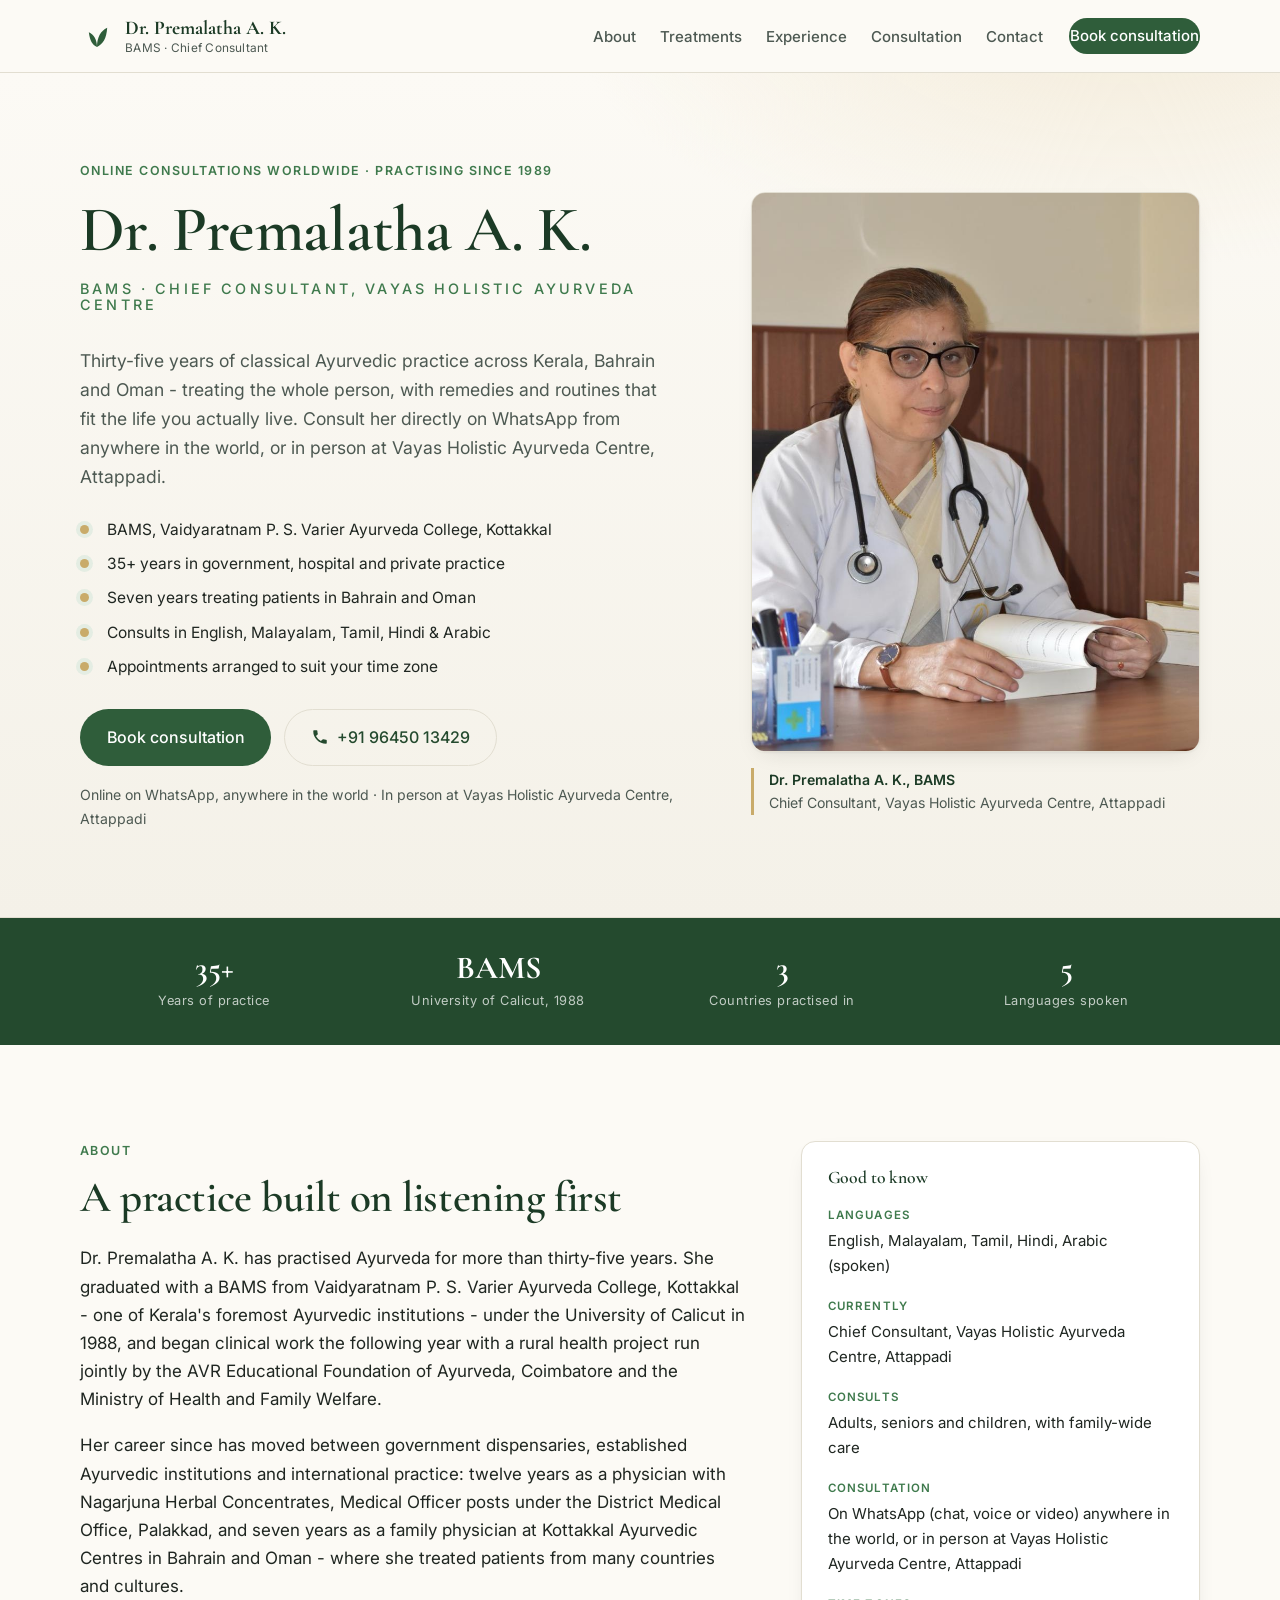
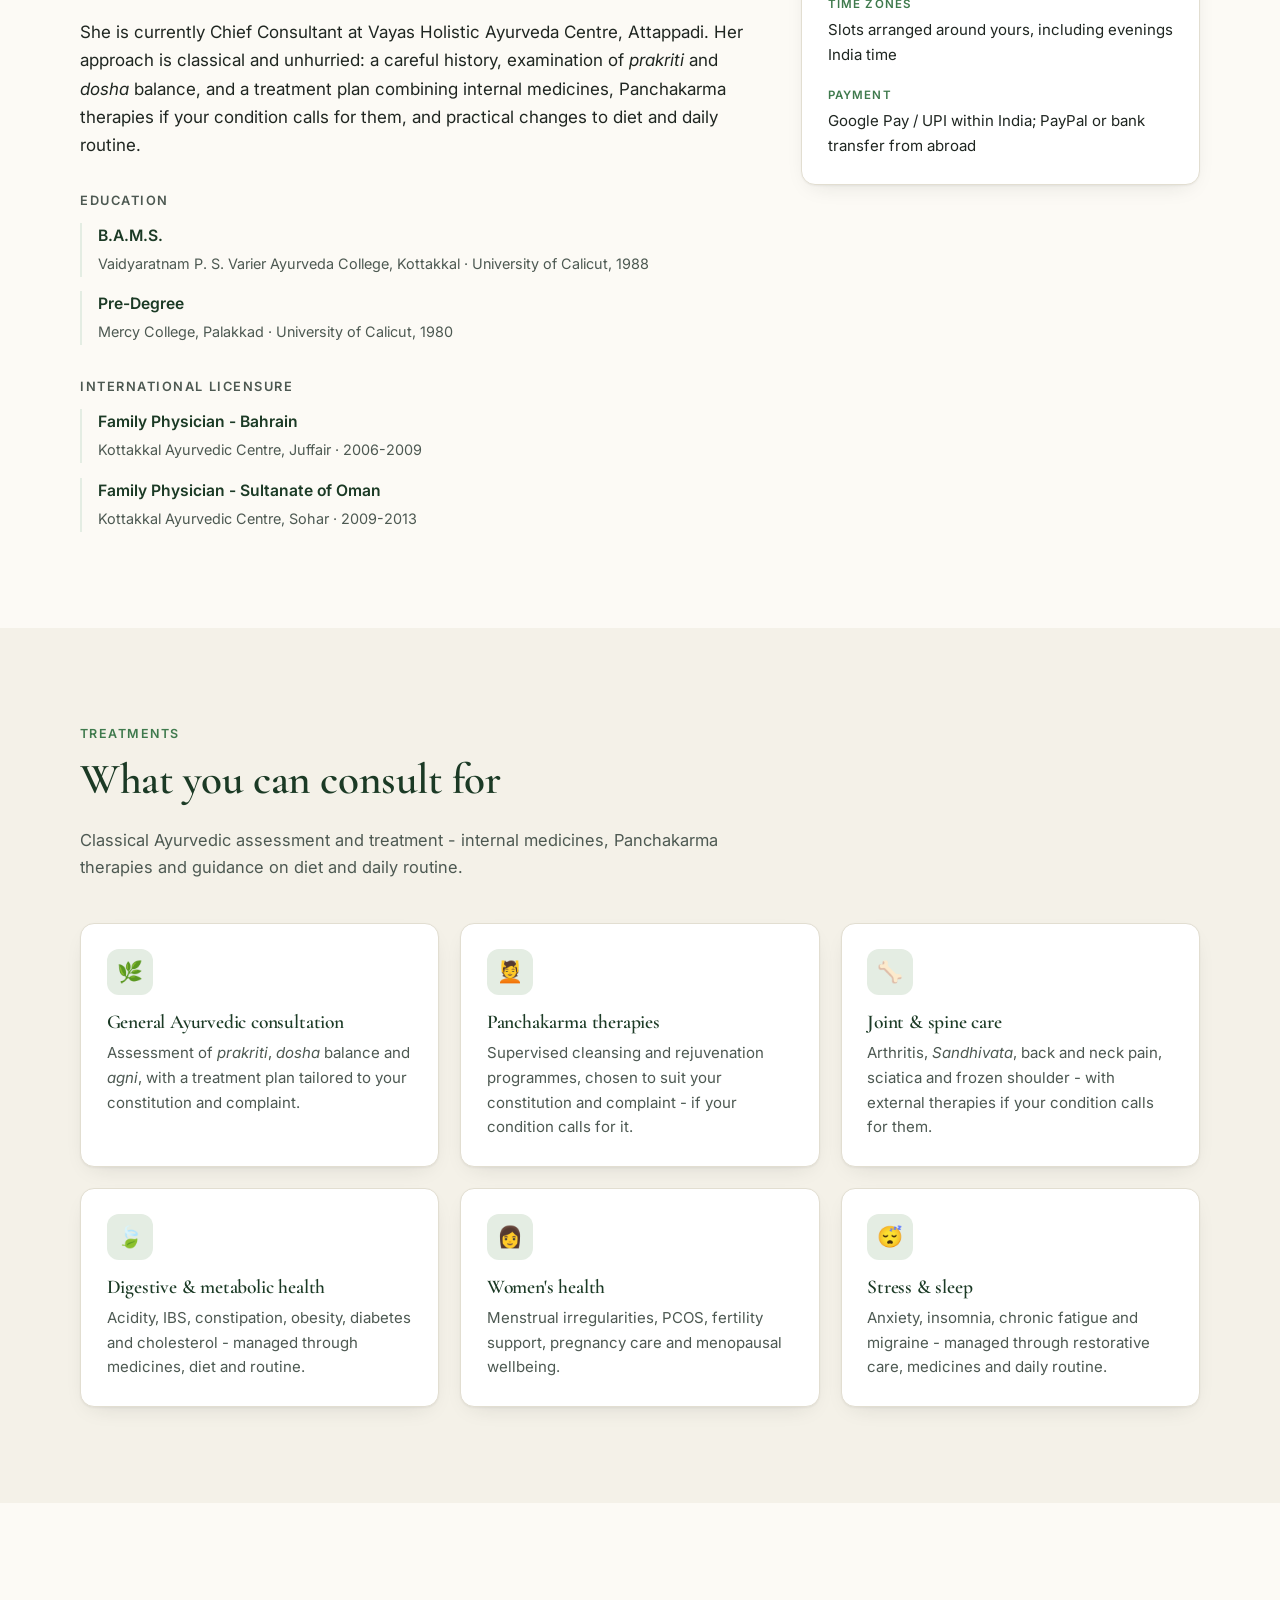
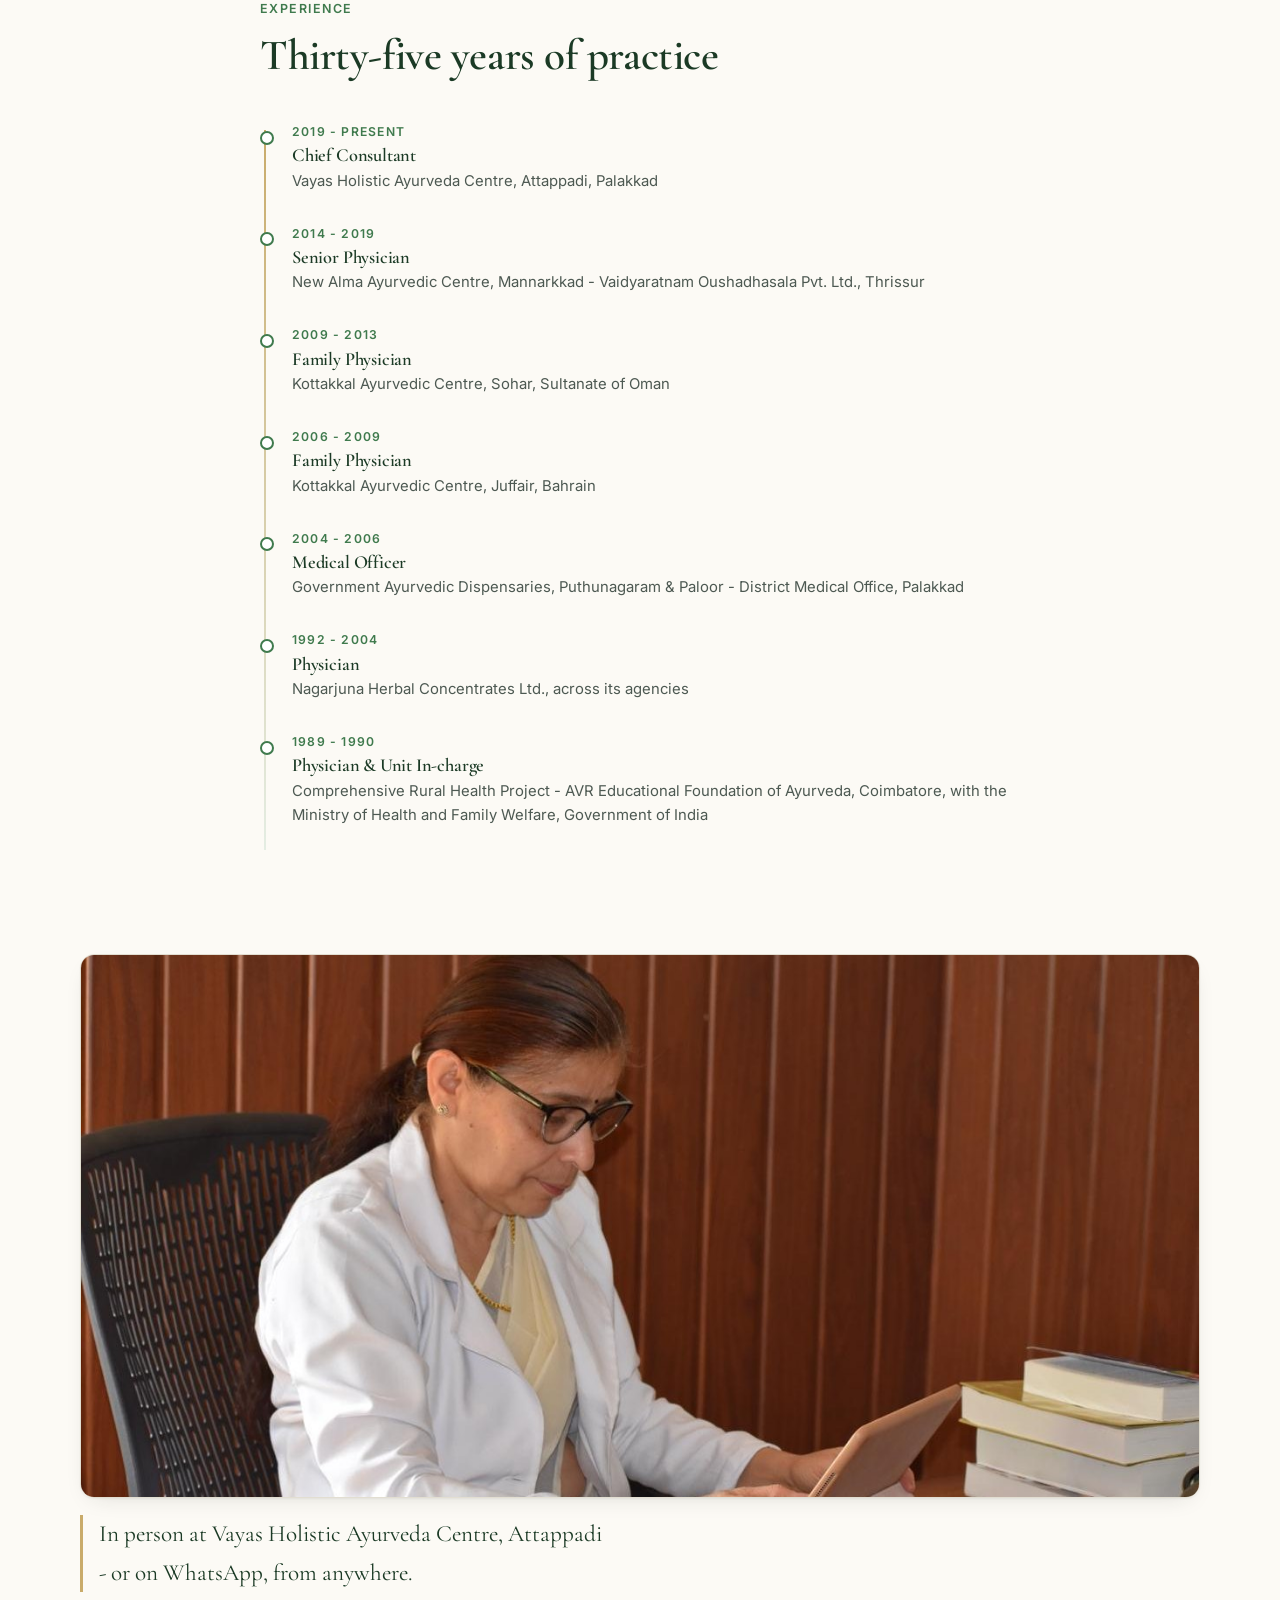
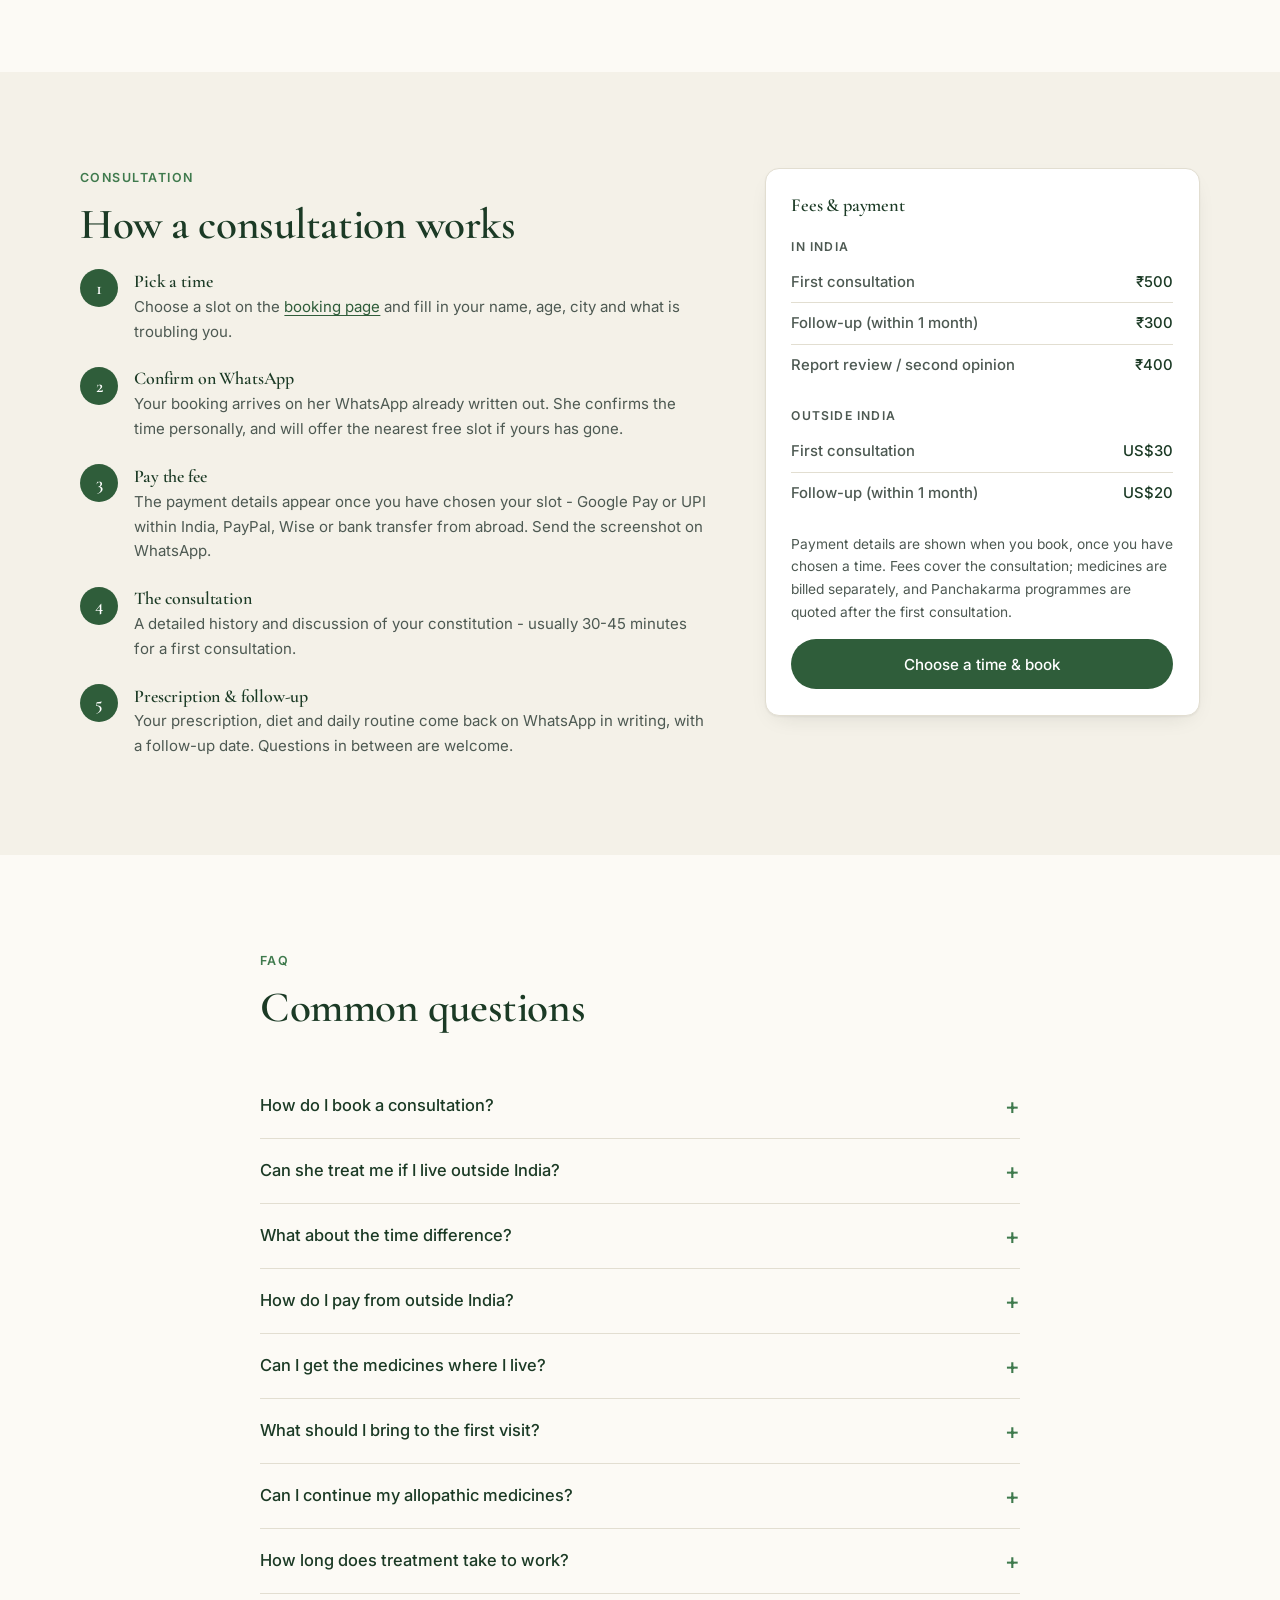
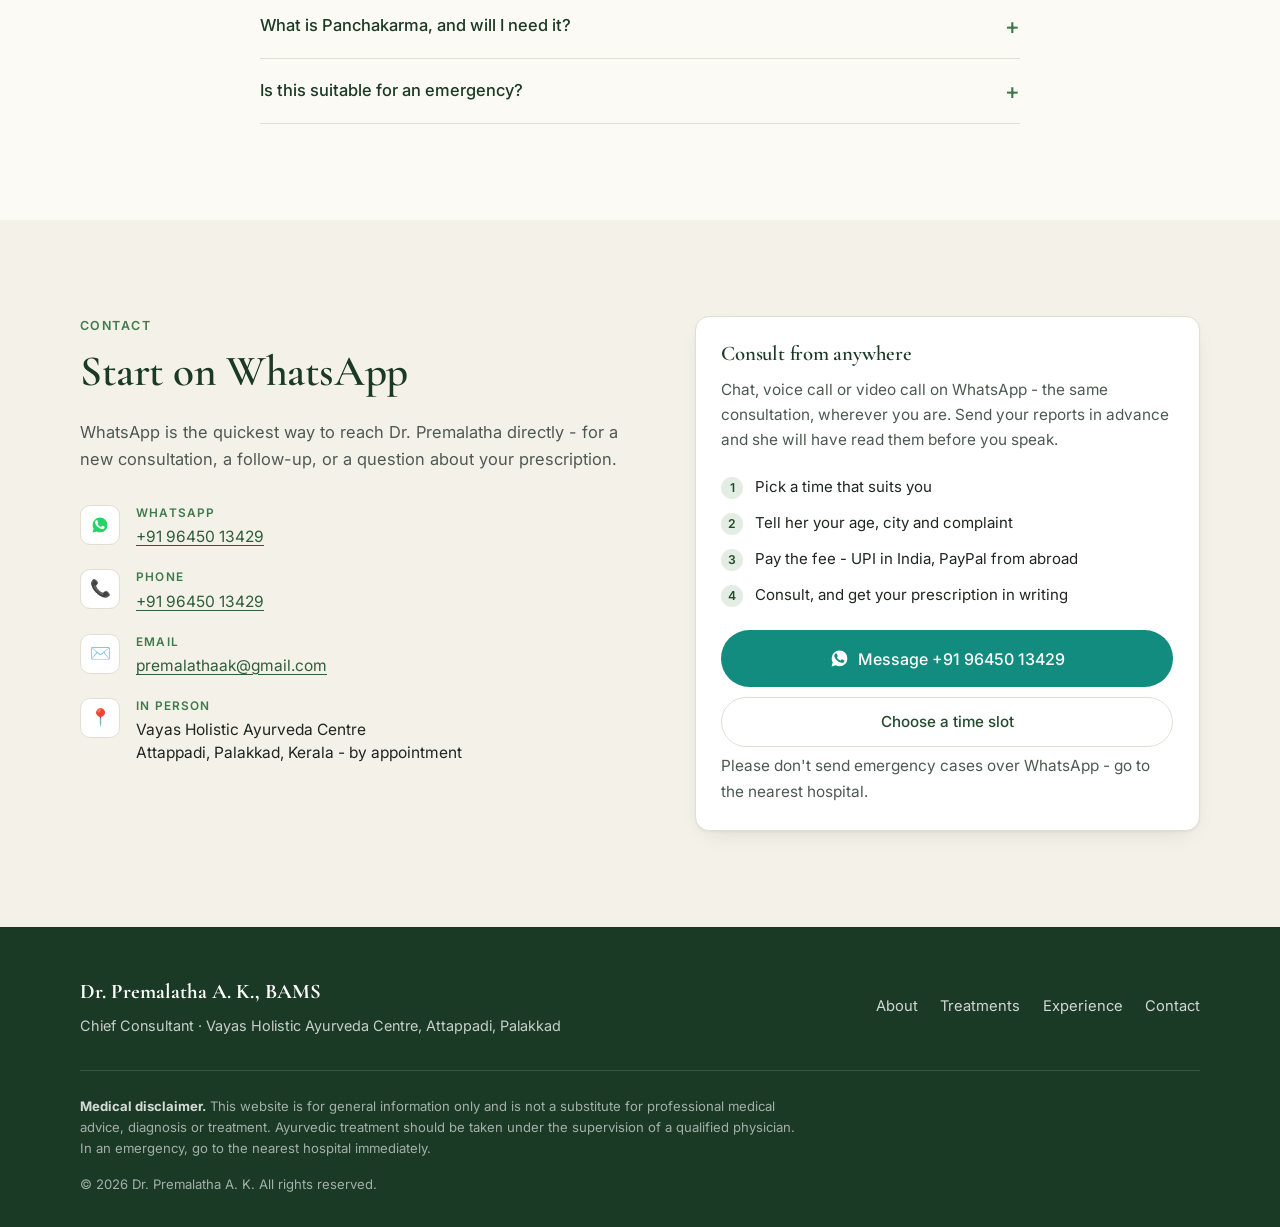
<file: index.html>
<!doctype html>
<html lang="en">
<head>
<meta charset="utf-8">
<meta name="viewport" content="width=device-width, initial-scale=1">
<title>Dr. Premalatha A. K. - Chief Consultant, Vayas Holistic Ayurveda Centre | Online consultations worldwide</title>
<meta name="description" content="Dr. Premalatha A. K., BAMS - Chief Consultant at Vayas Holistic Ayurveda Centre, Attappadi, with 35+ years of practice in Kerala, Bahrain and Oman. Online consultations worldwide on WhatsApp, in English, Malayalam, Tamil, Hindi and Arabic.">
<meta name="theme-color" content="#2f5d3a">
<meta property="og:title" content="Dr. Premalatha A. K. - Chief Consultant, Vayas Holistic Ayurveda Centre">
<meta property="og:description" content="Chief Consultant, Vayas Holistic Ayurveda Centre. 35+ years across India and the Gulf. Online consultations worldwide on WhatsApp.">
<meta property="og:image" content="assets/img/dr-premalatha.jpg">
<meta property="og:type" content="profile">
<link rel="icon" href="data:image/svg+xml,<svg xmlns='http://www.w3.org/2000/svg' viewBox='0 0 100 100'><rect width='100' height='100' rx='24' fill='%232f5d3a'/><path d='M50 78c0-26 10-44 28-52-2 30-12 46-28 52zM50 78c0-20-8-34-22-40 2 23 9 35 22 40z' fill='%23d9c89a'/></svg>">
<link rel="preconnect" href="https://fonts.googleapis.com">
<link rel="preconnect" href="https://fonts.gstatic.com" crossorigin>
<link href="https://fonts.googleapis.com/css2?family=Inter:wght@400;500;600&family=Cormorant+Garamond:wght@500;600;700&display=swap" rel="stylesheet">
<link rel="stylesheet" href="assets/css/style.css">
</head>
<body>

<a class="skip-link" href="#main">Skip to content</a>

<header class="site-header" id="top">
  <div class="wrap header-inner">
    <a class="brand" href="#top">
      <span class="brand-mark" aria-hidden="true">
        <svg viewBox="0 0 100 100" width="34" height="34"><path d="M50 82c0-28 11-47 30-56-2 32-13 49-30 56zM50 82c0-21-9-36-24-43 3 25 10 37 24 43z" fill="currentColor"/></svg>
      </span>
      <span class="brand-text">
        <strong>Dr. Premalatha A. K.</strong>
        <small>BAMS · Chief Consultant</small>
      </span>
    </a>

    <button class="nav-toggle" aria-expanded="false" aria-controls="primary-nav" aria-label="Open menu">
      <span></span><span></span><span></span>
    </button>

    <nav class="primary-nav" id="primary-nav" aria-label="Primary">
      <ul>
        <li><a href="#about">About</a></li>
        <li><a href="#services">Treatments</a></li>
        <li><a href="#experience">Experience</a></li>
        <li><a href="#consultation">Consultation</a></li>
        <li><a href="#contact">Contact</a></li>
      </ul>
      <a class="btn btn-primary nav-cta" href="book.html">Book consultation</a>
    </nav>
  </div>
</header>

<main id="main">

  <!-- ───────────────────────── HERO ───────────────────────── -->
  <section class="hero">
    <div class="wrap hero-grid">
      <div class="hero-copy">
        <p class="eyebrow">Online consultations worldwide · Practising since 1989</p>
        <h1>Dr. Premalatha A. K. <span class="degrees">BAMS · Chief Consultant, Vayas Holistic Ayurveda Centre</span></h1>
        <p class="lede">
          Thirty-five years of classical Ayurvedic practice across Kerala, Bahrain
          and Oman - treating the whole person, with remedies and routines that fit
          the life you actually live. Consult her directly on WhatsApp from
          anywhere in the world, or in person at Vayas Holistic Ayurveda Centre,
          Attappadi.
        </p>

        <ul class="hero-points">
          <li>BAMS, Vaidyaratnam P. S. Varier Ayurveda College, Kottakkal</li>
          <li>35+ years in government, hospital and private practice</li>
          <li>Seven years treating patients in Bahrain and Oman</li>
          <li>Consults in English, Malayalam, Tamil, Hindi &amp; Arabic</li>
          <li>Appointments arranged to suit your time zone</li>
        </ul>

        <div class="hero-actions">
          <a class="btn btn-primary btn-lg" href="book.html">Book consultation</a>
          <a class="btn btn-ghost btn-lg" href="tel:+919645013429">
            <svg viewBox="0 0 24 24" width="18" height="18" aria-hidden="true"><path fill="currentColor" d="M6.6 10.8a15 15 0 0 0 6.6 6.6l2.2-2.2a1 1 0 0 1 1-.25 11.4 11.4 0 0 0 3.6.57 1 1 0 0 1 1 1V20a1 1 0 0 1-1 1A17 17 0 0 1 3 4a1 1 0 0 1 1-1h3.5a1 1 0 0 1 1 1c0 1.25.2 2.46.57 3.6a1 1 0 0 1-.25 1z"/></svg>
            +91 96450 13429
          </a>
        </div>
        <p class="hero-note">Online on WhatsApp, anywhere in the world · In person at Vayas Holistic Ayurveda Centre, Attappadi</p>
      </div>

      <figure class="hero-photo">
        <img src="assets/img/dr-premalatha.jpg"
             alt="Dr. Premalatha A. K. in a white coat with a stethoscope, seated at her consulting desk"
             width="853" height="1066" fetchpriority="high">
        <figcaption>
          <strong>Dr. Premalatha A. K., BAMS</strong>
          Chief Consultant, Vayas Holistic Ayurveda Centre, Attappadi
        </figcaption>
      </figure>
    </div>
  </section>

  <!-- ───────────────────────── TRUST STRIP ───────────────────────── -->
  <section class="stats" aria-label="At a glance">
    <div class="wrap stats-grid">
      <div><strong>35+</strong><span>Years of practice</span></div>
      <div><strong>BAMS</strong><span>University of Calicut, 1988</span></div>
      <div><strong>3</strong><span>Countries practised in</span></div>
      <div><strong>5</strong><span>Languages spoken</span></div>
    </div>
  </section>

  <!-- ───────────────────────── ABOUT ───────────────────────── -->
  <section class="section" id="about">
    <div class="wrap about-grid">
      <div>
        <p class="eyebrow">About</p>
        <h2>A practice built on listening first</h2>
        <p>
          Dr. Premalatha A. K. has practised Ayurveda for more than thirty-five years.
          She graduated with a BAMS from Vaidyaratnam P. S. Varier Ayurveda College,
          Kottakkal - one of Kerala's foremost Ayurvedic institutions - under the
          University of Calicut in 1988, and began clinical work the following year
          with a rural health project run jointly by the AVR Educational Foundation
          of Ayurveda, Coimbatore and the Ministry of Health and Family Welfare.
        </p>
        <p>
          Her career since has moved between government dispensaries, established
          Ayurvedic institutions and international practice: twelve years as a
          physician with Nagarjuna Herbal Concentrates, Medical Officer posts under
          the District Medical Office, Palakkad, and seven years as a family physician
          at Kottakkal Ayurvedic Centres in Bahrain and Oman - where she treated
          patients from many countries and cultures.
        </p>
        <p>
          She is currently Chief Consultant at Vayas Holistic Ayurveda Centre,
          Attappadi. Her approach is classical and unhurried: a careful
          history, examination of <em>prakriti</em> and <em>dosha</em> balance, and a
          treatment plan combining internal medicines, Panchakarma therapies if your
          condition calls for them, and practical changes to diet and daily routine.
        </p>

        <h3 class="sub">Education</h3>
        <ul class="cred-list">
          <li><strong>B.A.M.S.</strong><span>Vaidyaratnam P. S. Varier Ayurveda College, Kottakkal · University of Calicut, 1988</span></li>
          <li><strong>Pre-Degree</strong><span>Mercy College, Palakkad · University of Calicut, 1980</span></li>
        </ul>

        <h3 class="sub">International licensure</h3>
        <ul class="cred-list">
          <li><strong>Family Physician - Bahrain</strong><span>Kottakkal Ayurvedic Centre, Juffair · 2006-2009</span></li>
          <li><strong>Family Physician - Sultanate of Oman</strong><span>Kottakkal Ayurvedic Centre, Sohar · 2009-2013</span></li>
        </ul>
      </div>

      <aside class="card languages-card">
        <h3>Good to know</h3>
        <dl>
          <dt>Languages</dt>
          <dd>English, Malayalam, Tamil, Hindi, Arabic (spoken)</dd>
          <dt>Currently</dt>
          <dd>Chief Consultant, Vayas Holistic Ayurveda Centre, Attappadi</dd>
          <dt>Consults</dt>
          <dd>Adults, seniors and children, with family-wide care</dd>
          <dt>Consultation</dt>
          <dd>On WhatsApp (chat, voice or video) anywhere in the world, or in person at Vayas Holistic Ayurveda Centre, Attappadi</dd>
          <dt>Time zones</dt>
          <dd>Slots arranged around yours, including evenings India time</dd>
          <dt>Payment</dt>
          <dd>Google Pay / UPI within India; PayPal or bank transfer from abroad</dd>
        </dl>
      </aside>
    </div>
  </section>

  <!-- ───────────────────────── SERVICES ───────────────────────── -->
  <section class="section section-alt" id="services">
    <div class="wrap">
      <header class="section-head">
        <p class="eyebrow">Treatments</p>
        <h2>What you can consult for</h2>
        <p class="section-sub">
          <!-- TODO: trim or add to this list so it matches exactly what she treats today -->
          Classical Ayurvedic assessment and treatment - internal medicines,
          Panchakarma therapies and guidance on diet and daily routine.
        </p>
      </header>

      <div class="cards">
        <article class="card service">
          <span class="ico" aria-hidden="true">🌿</span>
          <h3>General Ayurvedic consultation</h3>
          <p>Assessment of <em>prakriti</em>, <em>dosha</em> balance and <em>agni</em>, with a treatment plan tailored to your constitution and complaint.</p>
        </article>
        <article class="card service">
          <span class="ico" aria-hidden="true">💆</span>
          <h3>Panchakarma therapies</h3>
          <p>Supervised cleansing and rejuvenation programmes, chosen to suit your constitution and complaint - if your condition calls for it.</p>
        </article>
        <article class="card service">
          <span class="ico" aria-hidden="true">🦴</span>
          <h3>Joint &amp; spine care</h3>
          <p>Arthritis, <em>Sandhivata</em>, back and neck pain, sciatica and frozen shoulder - with external therapies if your condition calls for them.</p>
        </article>
        <article class="card service">
          <span class="ico" aria-hidden="true">🍃</span>
          <h3>Digestive &amp; metabolic health</h3>
          <p>Acidity, IBS, constipation, obesity, diabetes and cholesterol - managed through medicines, diet and routine.</p>
        </article>
        <article class="card service">
          <span class="ico" aria-hidden="true">👩</span>
          <h3>Women's health</h3>
          <p>Menstrual irregularities, PCOS, fertility support, pregnancy care and menopausal wellbeing.</p>
        </article>
        <article class="card service">
          <span class="ico" aria-hidden="true">😴</span>
          <h3>Stress &amp; sleep</h3>
          <p>Anxiety, insomnia, chronic fatigue and migraine - managed through restorative care, medicines and daily routine.</p>
        </article>
      </div>
    </div>
  </section>

  <!-- ───────────────────────── EXPERIENCE ───────────────────────── -->
  <section class="section" id="experience">
    <div class="wrap narrow">
      <header class="section-head">
        <p class="eyebrow">Experience</p>
        <h2>Thirty-five years of practice</h2>
      </header>

      <ol class="timeline">
        <li>
          <span class="when">2019 - present</span>
          <h3>Chief Consultant</h3>
          <p>Vayas Holistic Ayurveda Centre, Attappadi, Palakkad</p>
        </li>
        <li>
          <span class="when">2014 - 2019</span>
          <h3>Senior Physician</h3>
          <p>New Alma Ayurvedic Centre, Mannarkkad - Vaidyaratnam Oushadhasala Pvt. Ltd., Thrissur</p>
        </li>
        <li>
          <span class="when">2009 - 2013</span>
          <h3>Family Physician</h3>
          <p>Kottakkal Ayurvedic Centre, Sohar, Sultanate of Oman</p>
        </li>
        <li>
          <span class="when">2006 - 2009</span>
          <h3>Family Physician</h3>
          <p>Kottakkal Ayurvedic Centre, Juffair, Bahrain</p>
        </li>
        <li>
          <span class="when">2004 - 2006</span>
          <h3>Medical Officer</h3>
          <p>Government Ayurvedic Dispensaries, Puthunagaram &amp; Paloor - District Medical Office, Palakkad</p>
        </li>
        <li>
          <span class="when">1992 - 2004</span>
          <h3>Physician</h3>
          <p>Nagarjuna Herbal Concentrates Ltd., across its agencies</p>
        </li>
        <li>
          <span class="when">1989 - 1990</span>
          <h3>Physician &amp; Unit In-charge</h3>
          <p>Comprehensive Rural Health Project - AVR Educational Foundation of Ayurveda, Coimbatore, with the Ministry of Health and Family Welfare, Government of India</p>
        </li>
      </ol>
    </div>
  </section>

  <!-- ───────────────────────── PHOTO BAND ───────────────────────── -->
  <section class="band" aria-label="At work">
    <div class="wrap">
      <figure>
        <img src="assets/img/at-work.jpg"
             alt="Dr. Premalatha at her consulting desk, reading a patient's notes"
             width="1280" height="620" loading="lazy">
        <figcaption>In person at Vayas Holistic Ayurveda Centre, Attappadi - or on WhatsApp, from anywhere.</figcaption>
      </figure>
    </div>
  </section>

  <!-- ───────────────────────── CONSULTATION ───────────────────────── -->
  <section class="section section-alt" id="consultation">
    <div class="wrap consult-grid">
      <div>
        <p class="eyebrow">Consultation</p>
        <h2>How a consultation works</h2>
        <ol class="steps">
          <li>
            <h3>Pick a time</h3>
            <p>Choose a slot on the <a href="book.html">booking page</a> and fill in your name, age, city and what is troubling you.</p>
          </li>
          <li>
            <h3>Confirm on WhatsApp</h3>
            <p>Your booking arrives on her WhatsApp already written out. She confirms the time personally, and will offer the nearest free slot if yours has gone.</p>
          </li>
          <li>
            <h3>Pay the fee</h3>
            <p>The payment details appear once you have chosen your slot - Google&nbsp;Pay or UPI within India, PayPal, Wise or bank transfer from abroad. Send the screenshot on WhatsApp.</p>
          </li>
          <li>
            <h3>The consultation</h3>
            <p>A detailed history and discussion of your constitution - usually 30-45 minutes for a first consultation.</p>
          </li>
          <li>
            <h3>Prescription &amp; follow-up</h3>
            <p>Your prescription, diet and daily routine come back on WhatsApp in writing, with a follow-up date. Questions in between are welcome.</p>
          </li>
        </ol>
      </div>

      <aside class="card fees-card" id="pay">
        <h3>Fees &amp; payment</h3>
        <!-- TODO: CONFIRM EVERY AMOUNT BELOW WITH HER. They are placeholders
             pitched at the going rate.
             India: directory listings run Rs 100-300 for a routine online consult
             with a BAMS practitioner and Rs 750-2,000 at established clinics for a
             long in-person session; 35+ years sits in the upper-middle.
             Overseas: individual Indian physicians consulting internationally run
             about US$20-55 (clinic brands charge far more); US$30 reflects her
             seniority without the overhead of a clinic name. -->
        <h4>In India</h4>
        <table class="fees">
          <tbody>
            <tr><th scope="row">First consultation</th><td>₹500</td></tr>
            <tr><th scope="row">Follow-up (within 1 month)</th><td>₹300</td></tr>
            <tr><th scope="row">Report review / second opinion</th><td>₹400</td></tr>
          </tbody>
        </table>

        <h4>Outside India</h4>
        <table class="fees">
          <tbody>
            <tr><th scope="row">First consultation</th><td>US$30</td></tr>
            <tr><th scope="row">Follow-up (within 1 month)</th><td>US$20</td></tr>
          </tbody>
        </table>

        <p class="small">
          Payment details are shown when you book, once you have chosen a time.
          Fees cover the consultation; medicines are billed separately, and
          Panchakarma programmes are quoted after the first consultation.
        </p>

        <a class="btn btn-primary btn-block" href="book.html">Choose a time &amp; book</a>
      </aside>
    </div>
  </section>

  <!-- ───────────────────────── FAQ ───────────────────────── -->
  <section class="section" id="faq">
    <div class="wrap narrow">
      <header class="section-head">
        <p class="eyebrow">FAQ</p>
        <h2>Common questions</h2>
      </header>

      <!-- TODO: review every answer with Dr. Premalatha before publishing -->
      <details>
        <summary>How do I book a consultation?</summary>
        <p>Use the <a href="book.html">booking page</a>: choose a time that suits you, fill in a few details, and your booking goes straight to her WhatsApp for confirmation. If you would rather just talk first, message +91 96450 13429.</p>
      </details>
      <details>
        <summary>Can she treat me if I live outside India?</summary>
        <p>Yes - she treated patients in Bahrain and Oman for seven years and consults regularly for people abroad. Consultations happen over WhatsApp voice or video and prescriptions come back in writing, in English, Malayalam, Tamil, Hindi or Arabic.</p>
      </details>
      <details>
        <summary>What about the time difference?</summary>
        <p>Tell her your city when you message and the appointment will be set at a reasonable hour for you. Evening slots India time suit Europe and the Gulf; early mornings India time suit the Americas.</p>
      </details>
      <details>
        <summary>How do I pay from outside India?</summary>
        <p>By PayPal, Wise or international bank transfer - the details are sent on WhatsApp once your slot is confirmed. Google Pay and UPI only work for patients paying from within India.</p>
      </details>
      <details>
        <summary>Can I get the medicines where I live?</summary>
        <p>Your prescription names the classical formulations, which most Ayurvedic pharmacies abroad stock or can order. Where something is hard to find, she will suggest an equivalent that is available to you.</p>
      </details>
      <details>
        <summary>What should I bring to the first visit?</summary>
        <p>Any lab reports, scans or discharge summaries from the last two years, and all medicines you currently take, including Ayurvedic preparations and supplements.</p>
      </details>
      <details>
        <summary>Can I continue my allopathic medicines?</summary>
        <p>In most cases yes. Bring the full list and it will be discussed at your consultation. Never stop a prescribed medicine without talking to the doctor who prescribed it.</p>
      </details>
      <details>
        <summary>How long does treatment take to work?</summary>
        <p>It depends on the condition. Acute complaints often settle within days; chronic conditions are usually reviewed over weeks to months, with follow-ups along the way.</p>
      </details>
      <details>
        <summary>What is Panchakarma, and will I need it?</summary>
        <p>Panchakarma is a supervised programme of cleansing and rejuvenation therapies. She recommends it only if your condition calls for it, and it usually runs over several consecutive days with preparation beforehand.</p>
      </details>
      <details>
        <summary>Is this suitable for an emergency?</summary>
        <p>No. For chest pain, breathlessness, stroke symptoms, severe bleeding, serious injury or loss of consciousness, go to the nearest emergency department immediately.</p>
      </details>
    </div>
  </section>

  <!-- ───────────────────────── CONTACT ───────────────────────── -->
  <section class="section section-alt" id="contact">
    <div class="wrap contact-grid">
      <div>
        <p class="eyebrow">Contact</p>
        <h2>Start on WhatsApp</h2>
        <p class="section-sub">WhatsApp is the quickest way to reach Dr. Premalatha directly - for a new consultation, a follow-up, or a question about your prescription.</p>

        <ul class="contact-list">
          <li>
            <span class="ico" aria-hidden="true">
              <svg viewBox="0 0 24 24" width="18" height="18"><path fill="#25d366" d="M12.04 2A9.9 9.9 0 0 0 2.1 11.9a9.8 9.8 0 0 0 1.35 4.95L2 22l5.3-1.38a9.9 9.9 0 0 0 4.74 1.2h.01a9.9 9.9 0 0 0 9.93-9.9A9.9 9.9 0 0 0 12.04 2m5.8 14.06c-.25.69-1.44 1.32-2 1.36-.51.04-1.16.21-3.76-.8-3.16-1.25-5.17-4.5-5.33-4.71-.16-.21-1.28-1.7-1.28-3.25s.81-2.3 1.1-2.62c.29-.31.63-.39.84-.39l.6.01c.2.01.46-.07.72.55.25.62.86 2.16.94 2.32.08.16.13.34.02.55-.1.21-.16.34-.31.52l-.47.55c-.16.16-.32.33-.14.65.18.31.8 1.32 1.72 2.14 1.18 1.05 2.18 1.38 2.49 1.54.31.16.5.13.68-.08s.78-.91 1-1.22c.2-.31.42-.26.7-.16.29.1 1.82.86 2.13 1.02.31.16.52.23.6.36.07.13.07.75-.18 1.44"/></svg>
            </span>
            <div>
              <strong>WhatsApp</strong>
              <a href="https://wa.me/919645013429?text=Namaste%20Doctor%2C%20I%20would%20like%20to%20book%20an%20Ayurveda%20consultation." target="_blank" rel="noopener">+91 96450 13429</a>
            </div>
          </li>
          <li>
            <span class="ico" aria-hidden="true">📞</span>
            <div>
              <strong>Phone</strong>
              <a href="tel:+919645013429">+91 96450 13429</a>
            </div>
          </li>
          <li>
            <span class="ico" aria-hidden="true">✉️</span>
            <div>
              <strong>Email</strong>
              <a href="mailto:premalathaak@gmail.com">premalathaak@gmail.com</a>
            </div>
          </li>
          <li>
            <span class="ico" aria-hidden="true">📍</span>
            <div>
              <strong>In person</strong>
              Vayas Holistic Ayurveda Centre<br>
              Attappadi, Palakkad, Kerala - by appointment
              <!-- TODO: add the street address if she wants in-person patients to find it -->
            </div>
          </li>
        </ul>
      </div>

      <div class="card whatsapp-card">
        <h3>Consult from anywhere</h3>
        <p>Chat, voice call or video call on WhatsApp - the same consultation, wherever you are. Send your reports in advance and she will have read them before you speak.</p>

        <ol class="mini-steps">
          <li>Pick a time that suits you</li>
          <li>Tell her your age, city and complaint</li>
          <li>Pay the fee - UPI in India, PayPal from abroad</li>
          <li>Consult, and get your prescription in writing</li>
        </ol>

        <a class="btn btn-whatsapp btn-block btn-lg" href="https://wa.me/919645013429?text=Namaste%20Doctor%2C%20I%20would%20like%20to%20book%20an%20Ayurveda%20consultation." target="_blank" rel="noopener">
          <svg viewBox="0 0 24 24" width="19" height="19" aria-hidden="true"><path fill="currentColor" d="M12.04 2A9.9 9.9 0 0 0 2.1 11.9a9.8 9.8 0 0 0 1.35 4.95L2 22l5.3-1.38a9.9 9.9 0 0 0 4.74 1.2h.01a9.9 9.9 0 0 0 9.93-9.9A9.9 9.9 0 0 0 12.04 2m5.8 14.06c-.25.69-1.44 1.32-2 1.36-.51.04-1.16.21-3.76-.8-3.16-1.25-5.17-4.5-5.33-4.71-.16-.21-1.28-1.7-1.28-3.25s.81-2.3 1.1-2.62c.29-.31.63-.39.84-.39l.6.01c.2.01.46-.07.72.55.25.62.86 2.16.94 2.32.08.16.13.34.02.55-.1.21-.16.34-.31.52l-.47.55c-.16.16-.32.33-.14.65.18.31.8 1.32 1.72 2.14 1.18 1.05 2.18 1.38 2.49 1.54.31.16.5.13.68-.08s.78-.91 1-1.22c.2-.31.42-.26.7-.16.29.1 1.82.86 2.13 1.02.31.16.52.23.6.36.07.13.07.75-.18 1.44"/></svg>
          Message +91 96450 13429
        </a>
        <a class="btn btn-ghost btn-block" href="book.html">Choose a time slot</a>
        <p class="form-note">Please don't send emergency cases over WhatsApp - go to the nearest hospital.</p>
      </div>
    </div>
  </section>

</main>

<footer class="site-footer">
  <div class="wrap footer-inner">
    <div>
      <strong>Dr. Premalatha A. K., BAMS</strong>
      <p>Chief Consultant · Vayas Holistic Ayurveda Centre, Attappadi, Palakkad</p>
    </div>
    <nav aria-label="Footer">
      <a href="#about">About</a>
      <a href="#services">Treatments</a>
      <a href="#experience">Experience</a>
      <a href="#contact">Contact</a>
    </nav>
  </div>
  <div class="wrap disclaimer">
    <p>
      <strong>Medical disclaimer.</strong> This website is for general information
      only and is not a substitute for professional medical advice, diagnosis or
      treatment. Ayurvedic treatment should be taken under the supervision of a
      qualified physician. In an emergency, go to the nearest hospital immediately.
    </p>
    <p class="copy">© <span id="year">2026</span> Dr. Premalatha A. K. All rights reserved.</p>
  </div>
</footer>

<script src="assets/js/main.js"></script>
</body>
</html>
</file>
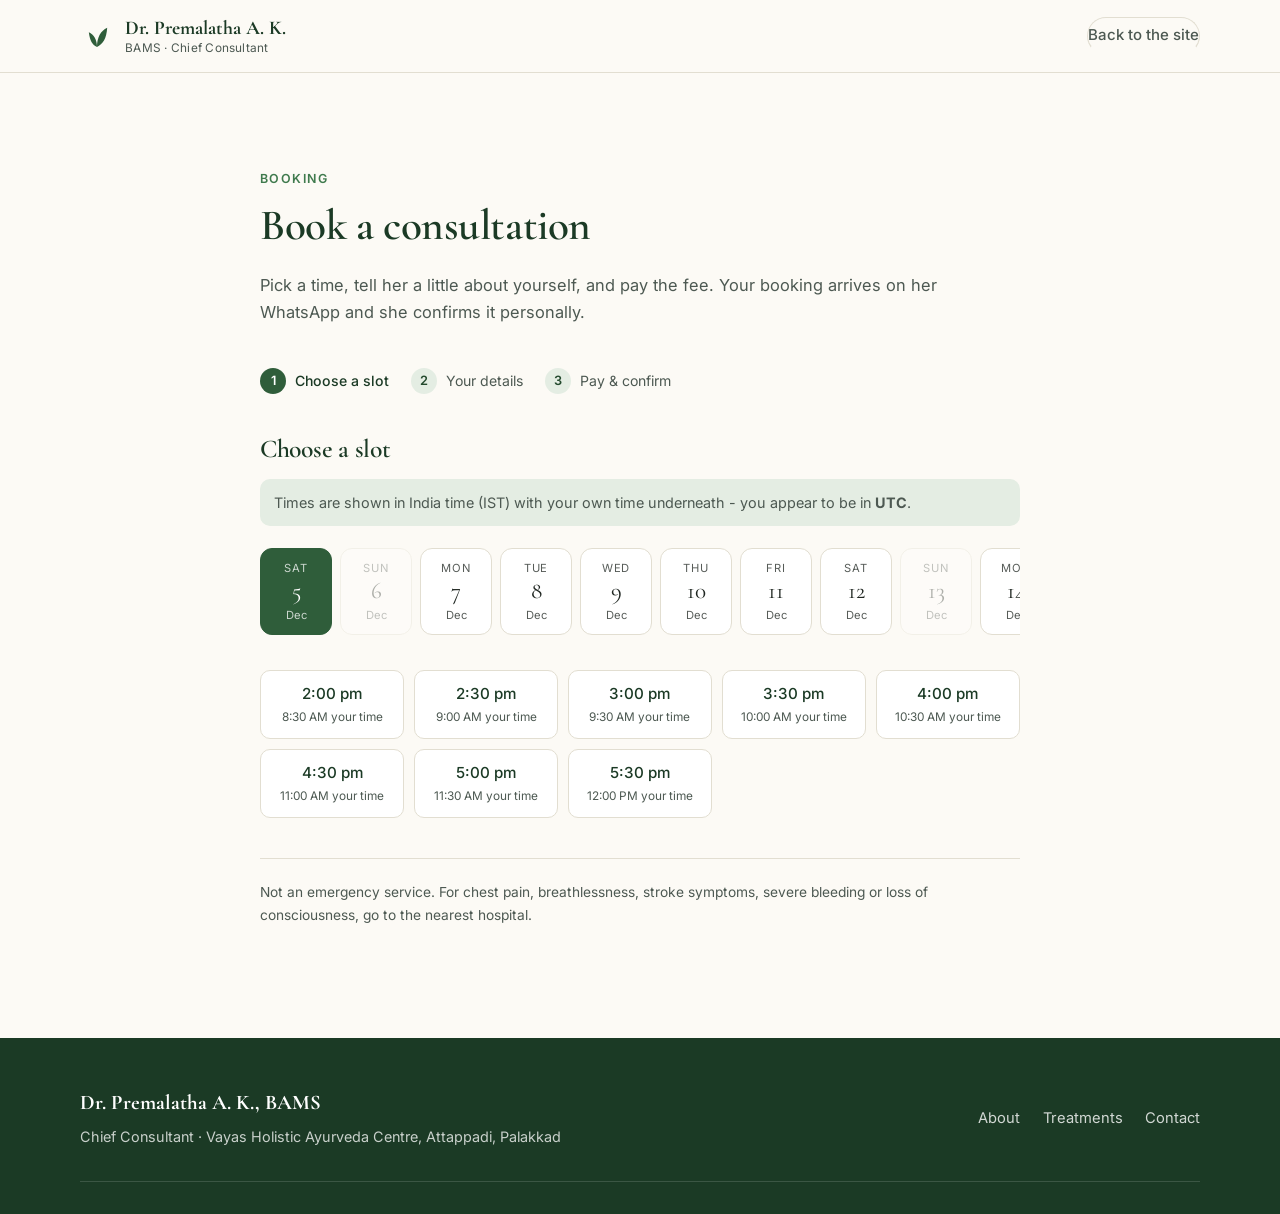
<file: book.html>
<!doctype html>
<html lang="en">
<head>
<meta charset="utf-8">
<meta name="viewport" content="width=device-width, initial-scale=1">
<title>Book a consultation - Dr. Premalatha A. K.</title>
<meta name="description" content="Choose a time slot and book a consultation with Dr. Premalatha A. K., BAMS - online worldwide on WhatsApp, or in person at Vayas Holistic Ayurveda Centre, Attappadi.">
<meta name="theme-color" content="#2f5d3a">
<meta name="robots" content="noindex">
<link rel="icon" href="data:image/svg+xml,<svg xmlns='http://www.w3.org/2000/svg' viewBox='0 0 100 100'><rect width='100' height='100' rx='24' fill='%232f5d3a'/><path d='M50 78c0-26 10-44 28-52-2 30-12 46-28 52zM50 78c0-20-8-34-22-40 2 23 9 35 22 40z' fill='%23d9c89a'/></svg>">
<link rel="preconnect" href="https://fonts.googleapis.com">
<link rel="preconnect" href="https://fonts.gstatic.com" crossorigin>
<link href="https://fonts.googleapis.com/css2?family=Inter:wght@400;500;600&family=Cormorant+Garamond:wght@500;600;700&display=swap" rel="stylesheet">
<link rel="stylesheet" href="assets/css/style.css">
</head>
<body class="booking-page">

<a class="skip-link" href="#main">Skip to content</a>

<header class="site-header">
  <div class="wrap header-inner">
    <a class="brand" href="index.html">
      <span class="brand-mark" aria-hidden="true">
        <svg viewBox="0 0 100 100" width="34" height="34"><path d="M50 82c0-28 11-47 30-56-2 32-13 49-30 56zM50 82c0-21-9-36-24-43 3 25 10 37 24 43z" fill="currentColor"/></svg>
      </span>
      <span class="brand-text">
        <strong>Dr. Premalatha A. K.</strong>
        <small>BAMS · Chief Consultant</small>
      </span>
    </a>
    <nav class="primary-nav" aria-label="Primary">
      <a class="btn btn-ghost" href="index.html">Back to the site</a>
    </nav>
  </div>
</header>

<main id="main" class="section">
  <div class="wrap narrow">

    <header class="section-head">
      <p class="eyebrow">Booking</p>
      <h2>Book a consultation</h2>
      <p class="section-sub">
        Pick a time, tell her a little about yourself, and pay the fee. Your
        booking arrives on her WhatsApp and she confirms it personally.
      </p>
    </header>

    <!-- stepper -->
    <ol class="stepper" id="stepper">
      <li class="is-current"><span>1</span> Choose a slot</li>
      <li><span>2</span> Your details</li>
      <li><span>3</span> Pay &amp; confirm</li>
    </ol>

    <!-- ── STEP 1 ───────────────────────────────────────────────── -->
    <section class="step" id="step1" aria-labelledby="step1-h">
      <h3 id="step1-h" class="step-h">Choose a slot</h3>

      <p class="tz-note" id="tz-note">
        Times are shown in India time (IST).
      </p>

      <div class="day-strip" id="day-strip" role="group" aria-label="Choose a day"></div>

      <div class="slot-grid" id="slot-grid" role="group" aria-label="Choose a time"></div>

      <p class="small" id="no-slots" hidden>
        No slots left on this day. Try another, or message her on WhatsApp and
        she will find a time.
      </p>
    </section>

    <!-- ── STEP 2 ───────────────────────────────────────────────── -->
    <section class="step" id="step2" hidden aria-labelledby="step2-h">
      <h3 id="step2-h" class="step-h">Your details</h3>

      <p class="chosen" id="chosen-1"></p>

      <div class="booking-form">
        <label>
          Full name <span class="req">*</span>
          <input type="text" id="f-name" autocomplete="name" required>
        </label>
        <div class="two-up">
          <label>
            Age <span class="req">*</span>
            <input type="number" id="f-age" min="0" max="120" inputmode="numeric" required>
          </label>
          <label>
            City &amp; country <span class="req">*</span>
            <input type="text" id="f-city" autocomplete="address-level2" required>
          </label>
        </div>
        <div class="two-up">
          <label>
            Consultation
            <select id="f-type">
              <option value="first">First consultation</option>
              <option value="follow">Follow-up (within 1 month)</option>
              <option value="report">Report review / second opinion</option>
            </select>
          </label>
          <label>
            How would you like to consult?
            <select id="f-mode">
              <option>WhatsApp video call</option>
              <option>WhatsApp voice call</option>
              <option>In person at Vayas Holistic Ayurveda Centre, Attappadi</option>
            </select>
          </label>
        </div>
        <label>
          What is troubling you? <span class="req">*</span>
          <textarea id="f-reason" rows="4" required placeholder="A few lines are enough. You can send reports and photos on WhatsApp afterwards."></textarea>
        </label>
        <p class="form-note">
          Please keep this brief. Detailed medical history is better shared
          directly with her on WhatsApp, not typed into a web page.
        </p>
      </div>

      <div class="step-actions">
        <button class="btn btn-ghost" type="button" data-back="1">Change slot</button>
        <button class="btn btn-primary" type="button" id="to-step3">Continue to payment</button>
      </div>
      <p class="field-error" id="step2-error" hidden></p>
    </section>

    <!-- ── STEP 3 ───────────────────────────────────────────────── -->
    <section class="step" id="step3" hidden aria-labelledby="step3-h">
      <h3 id="step3-h" class="step-h">Pay &amp; confirm</h3>

      <div class="card summary" id="summary"></div>

      <fieldset class="region">
        <legend>Where are you paying from?</legend>
        <label><input type="radio" name="region" value="india"> India</label>
        <label><input type="radio" name="region" value="intl"> Outside India</label>
      </fieldset>

      <div class="card pay-card">
        <p class="fee-line">Consultation fee <strong id="fee-amount">-</strong></p>

        <!-- India -->
        <div id="pay-india" hidden>
          <h4>Google Pay / UPI</h4>
          <!-- Her UPI ID lives in assets/js/booking.js (CONFIG.upi); the QR below
               encodes the same ID (upi://pay?pa=premalathaak@oksbi). -->
          <div class="upi">
            <img class="upi-qr" src="assets/img/upi-qr.png" width="660" height="660"
                 alt="Google Pay QR code for Dr. Premalatha A. K., UPI ID premalathaak@oksbi">
            <p class="upi-id">
              <span>UPI ID</span>
              <strong id="upi-id">-</strong>
            </p>
          </div>
        </div>

        <!-- International -->
        <div id="pay-intl" hidden>
          <h4>PayPal</h4>
          <!-- TODO: her real PayPal handle lives in assets/js/booking.js (CONFIG.paypal). -->
          <p class="upi-id">
            <span>PayPal</span>
            <strong class="todo" id="paypal-id">-</strong>
          </p>
          <p class="small">
            Wise or an international bank transfer also work - ask on WhatsApp
            and the details will be sent to you.
          </p>
        </div>

        <p class="small">
          Pay the fee, then send your booking on WhatsApp with the payment
          screenshot. If the time you picked turns out not to be free, she will
          offer you the nearest one or return the fee.
        </p>

        <a class="btn btn-whatsapp btn-block btn-lg" id="wa-send" href="#" target="_blank" rel="noopener">
          <svg viewBox="0 0 24 24" width="19" height="19" aria-hidden="true"><path fill="currentColor" d="M12.04 2A9.9 9.9 0 0 0 2.1 11.9a9.8 9.8 0 0 0 1.35 4.95L2 22l5.3-1.38a9.9 9.9 0 0 0 4.74 1.2h.01a9.9 9.9 0 0 0 9.93-9.9A9.9 9.9 0 0 0 12.04 2m5.8 14.06c-.25.69-1.44 1.32-2 1.36-.51.04-1.16.21-3.76-.8-3.16-1.25-5.17-4.5-5.33-4.71-.16-.21-1.28-1.7-1.28-3.25s.81-2.3 1.1-2.62c.29-.31.63-.39.84-.39l.6.01c.2.01.46-.07.72.55.25.62.86 2.16.94 2.32.08.16.13.34.02.55-.1.21-.16.34-.31.52l-.47.55c-.16.16-.32.33-.14.65.18.31.8 1.32 1.72 2.14 1.18 1.05 2.18 1.38 2.49 1.54.31.16.5.13.68-.08s.78-.91 1-1.22c.2-.31.42-.26.7-.16.29.1 1.82.86 2.13 1.02.31.16.52.23.6.36.07.13.07.75-.18 1.44"/></svg>
          Send booking on WhatsApp
        </a>
        <p class="form-note">
          This opens WhatsApp with your booking already written out. Attach the
          payment screenshot and send it.
        </p>
      </div>

      <div class="step-actions">
        <button class="btn btn-ghost" type="button" data-back="2">Back to your details</button>
      </div>
    </section>

    <p class="small booking-foot">
      Not an emergency service. For chest pain, breathlessness, stroke symptoms,
      severe bleeding or loss of consciousness, go to the nearest hospital.
    </p>

  </div>
</main>

<footer class="site-footer">
  <div class="wrap footer-inner">
    <div>
      <strong>Dr. Premalatha A. K., BAMS</strong>
      <p>Chief Consultant · Vayas Holistic Ayurveda Centre, Attappadi, Palakkad</p>
    </div>
    <nav aria-label="Footer">
      <a href="index.html#about">About</a>
      <a href="index.html#services">Treatments</a>
      <a href="index.html#contact">Contact</a>
    </nav>
  </div>
</footer>

<script src="assets/js/booking.js"></script>
</body>
</html>
</file>
<file: assets/css/style.css>
/* ==========================================================================
   Dr. Premalatha A. K. — site styles
   Plain CSS, no build step. Colours live in the :root block below.
   ========================================================================== */

:root {
  /* palette */
  --green-900: #1b3a25;
  --green-800: #244a2e;
  --green-700: #2f5d3a;
  --green-600: #3f7a4d;
  --green-100: #e4ede3;
  --sand:      #c9ab6a;
  --sand-100:  #f3ebd9;
  --clay:      #a8562f;

  --bg:        #fcfaf5;
  --bg-alt:    #f4f1e8;
  --surface:   #ffffff;
  --ink:       #1f2621;
  --ink-soft:  #4d5952;
  --line:      #e2ded1;

  /* type */
  --sans: "Inter", -apple-system, BlinkMacSystemFont, "Segoe UI", Roboto, sans-serif;
  --serif: "Cormorant Garamond", Georgia, "Times New Roman", serif;

  /* metrics */
  --wrap: 1120px;
  --radius: 14px;
  --shadow: 0 1px 2px rgba(31,38,33,.05), 0 8px 24px -12px rgba(31,38,33,.18);
}

* { box-sizing: border-box; }

html { scroll-behavior: smooth; scroll-padding-top: 86px; }
@media (prefers-reduced-motion: reduce) { html { scroll-behavior: auto; } }

body {
  margin: 0;
  background: var(--bg);
  color: var(--ink);
  font-family: var(--sans);
  font-size: 17px;
  line-height: 1.65;
  -webkit-font-smoothing: antialiased;
}

img { max-width: 100%; display: block; }

a { color: var(--green-700); text-underline-offset: 3px; }
a:hover { color: var(--green-600); }

h1, h2, h3, h4 {
  font-family: var(--serif);
  font-weight: 600;
  line-height: 1.15;
  color: var(--green-900);
  margin: 0 0 .5em;
  letter-spacing: -0.01em;
}
h1 { font-size: clamp(2.6rem, 6vw, 4rem); }
h2 { font-size: clamp(1.9rem, 4vw, 2.7rem); }
h3 { font-size: 1.3rem; }

p { margin: 0 0 1.1em; }

.wrap { width: min(100% - 2rem, var(--wrap)); margin-inline: auto; }
.wrap.narrow { width: min(100% - 2rem, 760px); }

.skip-link {
  position: absolute; left: -9999px;
  background: var(--green-700); color: #fff;
  padding: .7rem 1.1rem; border-radius: 0 0 8px 0; z-index: 100;
}
.skip-link:focus { left: 0; top: 0; }

:focus-visible {
  outline: 3px solid var(--sand);
  outline-offset: 2px;
  border-radius: 4px;
}

.eyebrow {
  font-size: .78rem; font-weight: 600; letter-spacing: .12em;
  text-transform: uppercase; color: var(--green-600);
  margin: 0 0 .7rem;
}

/* ───────────────────────── buttons ───────────────────────── */
.btn {
  display: inline-flex; align-items: center; justify-content: center; gap: .55rem;
  font: inherit; font-weight: 500; font-size: .95rem;
  padding: .72rem 1.25rem;
  border-radius: 999px; border: 1px solid transparent;
  text-decoration: none; cursor: pointer;
  transition: background .18s ease, color .18s ease, border-color .18s ease, transform .18s ease;
}
.btn-primary { background: var(--green-700); color: #fff; }
.btn-primary:hover { background: var(--green-800); color: #fff; transform: translateY(-1px); }
.btn-ghost { background: transparent; color: var(--green-800); border-color: var(--line); }
.btn-ghost:hover { background: var(--green-100); color: var(--green-900); border-color: var(--green-600); }
.btn-lg { padding: .9rem 1.6rem; font-size: 1rem; }
.btn-block { display: flex; width: 100%; margin-top: .6rem; }

/* ───────────────────────── header ───────────────────────── */
.site-header {
  position: sticky; top: 0; z-index: 50;
  background: rgba(252,250,245,.9);
  backdrop-filter: blur(10px);
  border-bottom: 1px solid var(--line);
}
.header-inner {
  display: flex; align-items: center; justify-content: space-between;
  gap: 1rem; min-height: 72px;
}
.brand { display: flex; align-items: center; gap: .7rem; text-decoration: none; color: inherit; }
.brand-mark { color: var(--green-700); display: flex; }
.brand-text { display: flex; flex-direction: column; line-height: 1.25; }
.brand-text strong { font-family: var(--serif); font-size: 1.22rem; color: var(--green-900); }
.brand-text small { font-size: .74rem; color: var(--ink-soft); letter-spacing: .02em; }

.primary-nav { display: flex; align-items: center; gap: 1.6rem; }
.primary-nav ul { display: flex; gap: 1.5rem; list-style: none; margin: 0; padding: 0; }
.primary-nav a {
  text-decoration: none; color: var(--ink-soft);
  font-size: .94rem; font-weight: 500; padding: .3rem 0;
  border-bottom: 2px solid transparent;
}
.primary-nav a:hover { color: var(--green-800); border-bottom-color: var(--sand); }
.nav-cta { white-space: nowrap; }
/* nav link colour would otherwise win over .btn-primary */
.primary-nav a.btn-primary { color: #fff; border-bottom: 0; }
.primary-nav a.btn-primary:hover { color: #fff; border-bottom-color: transparent; }

.nav-toggle {
  display: none; flex-direction: column; gap: 5px;
  background: none; border: 0; cursor: pointer; padding: .55rem;
}
.nav-toggle span {
  display: block; width: 23px; height: 2px; border-radius: 2px;
  background: var(--green-900); transition: transform .2s ease, opacity .2s ease;
}
.nav-toggle[aria-expanded="true"] span:nth-child(1) { transform: translateY(7px) rotate(45deg); }
.nav-toggle[aria-expanded="true"] span:nth-child(2) { opacity: 0; }
.nav-toggle[aria-expanded="true"] span:nth-child(3) { transform: translateY(-7px) rotate(-45deg); }

/* ───────────────────────── hero ───────────────────────── */
.hero {
  background:
    radial-gradient(900px 420px at 88% -8%, var(--sand-100) 0%, transparent 62%),
    linear-gradient(180deg, var(--bg) 0%, var(--bg-alt) 100%);
  padding: clamp(3rem, 7vw, 5.5rem) 0 clamp(3rem, 6vw, 4.5rem);
  border-bottom: 1px solid var(--line);
}
.hero-grid {
  display: grid; grid-template-columns: 1.15fr .85fr;
  gap: clamp(2rem, 5vw, 4rem); align-items: center;
}
h1 .degrees {
  display: block; font-family: var(--sans); font-weight: 500;
  font-size: .9rem; letter-spacing: .22em; text-transform: uppercase;
  color: var(--green-600); margin-top: .9rem;
}
.lede { font-size: 1.1rem; color: var(--ink-soft); max-width: 54ch; }

.hero-points { list-style: none; margin: 1.6rem 0; padding: 0; display: grid; gap: .55rem; }
.hero-points li { position: relative; padding-left: 1.7rem; color: var(--ink); font-size: .97rem; }
.hero-points li::before {
  content: ""; position: absolute; left: 0; top: .52em;
  width: 9px; height: 9px; border-radius: 50%;
  background: var(--sand); box-shadow: 0 0 0 4px var(--green-100);
}

.hero-actions { display: flex; flex-wrap: wrap; gap: .8rem; margin-top: 1.8rem; }
.hero-note { font-size: .88rem; color: var(--ink-soft); margin-top: 1.1rem; }

.hero-photo { margin: 0; }
.hero-photo img {
  /* height:auto so the whole photo shows — the img's height attribute would
     otherwise beat aspect-ratio and object-fit:cover would slice the sides. */
  width: 100%; height: auto;
  border-radius: var(--radius);
  border: 1px solid var(--line);
  box-shadow: var(--shadow);
}
.hero-photo figcaption {
  margin-top: 1rem; font-size: .88rem; color: var(--ink-soft);
  border-left: 3px solid var(--sand); padding-left: .9rem;
}
.hero-photo figcaption strong { display: block; color: var(--green-900); font-weight: 600; }

/* ───────────────────────── stats ───────────────────────── */
.stats { background: var(--green-800); color: #fff; }
.stats-grid {
  display: grid; grid-template-columns: repeat(4, 1fr);
  gap: 1rem; padding: 2rem 0;
}
.stats-grid div { text-align: center; }
.stats-grid strong {
  display: block; font-family: var(--serif); font-size: 2rem;
  color: #fff; line-height: 1.1;
}
.stats-grid span { font-size: .8rem; color: rgba(255,255,255,.72); letter-spacing: .04em; }

/* ───────────────────────── sections ───────────────────────── */
.section { padding: clamp(3.5rem, 8vw, 6rem) 0; }
.section-alt { background: var(--bg-alt); }

.section-head { max-width: 62ch; margin-bottom: 2.6rem; }
.section-sub { color: var(--ink-soft); font-size: 1.03rem; margin: 0; }

h3.sub {
  font-family: var(--sans); font-size: .8rem; font-weight: 600;
  letter-spacing: .12em; text-transform: uppercase; color: var(--ink-soft);
  margin: 2.2rem 0 .9rem;
}

.card {
  background: var(--surface);
  border: 1px solid var(--line);
  border-radius: var(--radius);
  padding: 1.6rem;
  box-shadow: var(--shadow);
}

/* about */
.about-grid { display: grid; grid-template-columns: 1.5fr .9fr; gap: clamp(2rem, 5vw, 3.5rem); align-items: start; }

.cred-list { list-style: none; margin: 0; padding: 0; display: grid; gap: .9rem; }
.cred-list li {
  border-left: 2px solid var(--green-100);
  padding-left: 1rem;
}
.cred-list strong { display: block; color: var(--green-900); font-weight: 600; font-size: .98rem; }
.cred-list span { font-size: .9rem; color: var(--ink-soft); }

.languages-card { position: sticky; top: 100px; }
.languages-card h3 { font-size: 1.1rem; margin-bottom: 1.1rem; }
.languages-card dl { margin: 0; display: grid; gap: .25rem; }
.languages-card dt {
  font-size: .72rem; font-weight: 600; letter-spacing: .1em;
  text-transform: uppercase; color: var(--green-600); margin-top: .9rem;
}
.languages-card dt:first-child { margin-top: 0; }
.languages-card dd { margin: 0; font-size: .94rem; color: var(--ink); }

/* services */
.cards { display: grid; grid-template-columns: repeat(auto-fit, minmax(270px, 1fr)); gap: 1.3rem; }
.service .ico {
  display: inline-grid; place-items: center;
  width: 46px; height: 46px; border-radius: 12px;
  background: var(--green-100); font-size: 1.3rem; margin-bottom: 1rem;
}
.service h3 { font-size: 1.22rem; margin-bottom: .45rem; }
.service p { font-size: .94rem; color: var(--ink-soft); margin: 0; }

/* timeline */
.timeline { list-style: none; margin: 0; padding: 0 0 0 1.6rem; position: relative; }
.timeline::before {
  content: ""; position: absolute; left: 4px; top: .5rem; bottom: .5rem;
  width: 2px; background: linear-gradient(var(--sand), var(--green-100));
}
.timeline li { position: relative; padding: 0 0 1.9rem .4rem; }
.timeline li::before {
  content: ""; position: absolute; left: -1.6rem; top: .55rem;
  width: 10px; height: 10px; border-radius: 50%;
  background: var(--surface); border: 2px solid var(--green-600);
}
.timeline .when {
  display: block; font-size: .76rem; font-weight: 600; letter-spacing: .1em;
  text-transform: uppercase; color: var(--green-600); margin-bottom: .2rem;
}
.timeline h3 { font-size: 1.15rem; margin-bottom: .15rem; }
.timeline p { font-size: .93rem; color: var(--ink-soft); margin: 0; }

/* consultation */
.consult-grid { display: grid; grid-template-columns: 1.3fr .9fr; gap: clamp(2rem, 5vw, 3.5rem); align-items: start; }

.steps { list-style: none; counter-reset: step; margin: 0; padding: 0; display: grid; gap: 1.5rem; }
.steps li { position: relative; padding-left: 3.4rem; counter-increment: step; }
.steps li::before {
  content: counter(step);
  position: absolute; left: 0; top: -.1rem;
  width: 38px; height: 38px; border-radius: 50%;
  display: grid; place-items: center;
  background: var(--green-700); color: #fff;
  font-family: var(--serif); font-size: 1.15rem; font-weight: 600;
}
.steps h3 { font-size: 1.12rem; margin-bottom: .2rem; }
.steps p { font-size: .94rem; color: var(--ink-soft); margin: 0; }

.fees-card h3 { font-size: 1.15rem; }
.fees-card h4 {
  font-family: var(--sans); font-size: .76rem; font-weight: 600;
  letter-spacing: .1em; text-transform: uppercase; color: var(--ink-soft);
  margin: 1.5rem 0 .5rem;
}
.fees-card table { width: 100%; border-collapse: collapse; font-size: .93rem; }
.fees-card th { text-align: left; font-weight: 500; color: var(--ink-soft); padding: .5rem 0; }
.fees-card td { text-align: right; font-weight: 500; color: var(--green-900); padding: .5rem 0; }
.fees-card tr + tr th, .fees-card tr + tr td { border-top: 1px solid var(--line); }
.small { font-size: .86rem; color: var(--ink-soft); margin: 1.2rem 0 1rem; }

/* quotes */
.quote { margin: 0; }
.quote p { font-family: var(--serif); font-size: 1.22rem; color: var(--green-900); line-height: 1.45; }
.quote footer { font-size: .85rem; color: var(--ink-soft); }

/* faq */
details {
  border-bottom: 1px solid var(--line);
  padding: 1.15rem 0;
}
details summary {
  cursor: pointer; list-style: none;
  font-weight: 500; font-size: 1.03rem; color: var(--green-900);
  display: flex; justify-content: space-between; align-items: center; gap: 1rem;
}
details summary::-webkit-details-marker { display: none; }
details summary::after {
  content: "+"; font-size: 1.4rem; color: var(--green-600);
  line-height: 1; transition: transform .2s ease;
}
details[open] summary::after { transform: rotate(45deg); }
details p { margin: .8rem 0 0; color: var(--ink-soft); font-size: .96rem; max-width: 70ch; }

/* contact */
.contact-grid { display: grid; grid-template-columns: 1.05fr .95fr; gap: clamp(2rem, 5vw, 3.5rem); align-items: start; }

.contact-list { list-style: none; margin: 2rem 0; padding: 0; display: grid; gap: 1.3rem; }
.contact-list li { display: flex; gap: 1rem; align-items: flex-start; }
.contact-list .ico {
  flex: none; display: grid; place-items: center;
  width: 40px; height: 40px; border-radius: 10px;
  background: var(--surface); border: 1px solid var(--line); font-size: 1.05rem;
}
.contact-list strong {
  display: block; font-size: .74rem; font-weight: 600; letter-spacing: .1em;
  text-transform: uppercase; color: var(--green-600); margin-bottom: .15rem;
}
.contact-list div { font-size: .97rem; line-height: 1.5; }

.map-placeholder {
  display: grid; place-content: center; text-align: center; gap: .3rem;
  min-height: 220px; border-radius: var(--radius);
  border: 2px dashed var(--line); background: var(--surface);
  color: var(--ink-soft);
}
.map-placeholder span { font-weight: 500; }
.map-placeholder small { font-size: .8rem; opacity: .8; }

/* form */
.form-card h3 { font-size: 1.25rem; margin-bottom: 1.2rem; }
.enquiry { display: grid; gap: 1rem; }
.enquiry label {
  display: grid; gap: .35rem;
  font-size: .82rem; font-weight: 500; color: var(--ink-soft);
}
.enquiry .hint { font-weight: 400; opacity: .8; }
.enquiry input, .enquiry select, .enquiry textarea {
  font: inherit; font-size: .96rem; color: var(--ink);
  padding: .7rem .85rem;
  border: 1px solid var(--line); border-radius: 10px;
  background: var(--bg); width: 100%;
}
.enquiry input:focus, .enquiry select:focus, .enquiry textarea:focus {
  border-color: var(--green-600); background: #fff;
}
.enquiry textarea { resize: vertical; }
.form-note { font-size: .78rem; color: var(--ink-soft); margin: .4rem 0 0; }

/* footer */
.site-footer { background: var(--green-900); color: rgba(255,255,255,.76); padding: 3rem 0 2rem; }
.footer-inner {
  display: flex; flex-wrap: wrap; justify-content: space-between;
  gap: 1.5rem; padding-bottom: 2rem; border-bottom: 1px solid rgba(255,255,255,.14);
}
.footer-inner strong { font-family: var(--serif); font-size: 1.3rem; color: #fff; }
.footer-inner p { margin: .3rem 0 0; font-size: .9rem; }
.footer-inner nav { display: flex; flex-wrap: wrap; gap: 1.4rem; align-items: center; }
.footer-inner nav a { color: rgba(255,255,255,.8); text-decoration: none; font-size: .92rem; }
.footer-inner nav a:hover { color: var(--sand); }

.disclaimer { padding-top: 1.6rem; }
.disclaimer p { font-size: .82rem; line-height: 1.6; max-width: 90ch; color: rgba(255,255,255,.6); }
.disclaimer strong { color: rgba(255,255,255,.82); }
.copy { margin: 0; }

/* ───────────────────────── responsive ───────────────────────── */
@media (max-width: 920px) {
  .hero-grid, .about-grid, .consult-grid, .contact-grid { grid-template-columns: 1fr; }
  .hero-photo { order: -1; max-width: 340px; }
  .languages-card { position: static; }
  .stats-grid { grid-template-columns: repeat(2, 1fr); gap: 1.6rem 1rem; }
}

@media (max-width: 780px) {
  .nav-toggle { display: flex; }
  .primary-nav {
    position: fixed; inset: 72px 0 auto;
    flex-direction: column; align-items: stretch; gap: 0;
    background: var(--bg);
    border-bottom: 1px solid var(--line);
    padding: 1rem 1.25rem 1.6rem;
    box-shadow: var(--shadow);
    transform: translateY(-120%);
    transition: transform .25s ease;
  }
  .primary-nav.open { transform: translateY(0); }
  .primary-nav ul { flex-direction: column; gap: 0; }
  .primary-nav li { border-bottom: 1px solid var(--line); }
  .primary-nav a { display: block; padding: .9rem 0; font-size: 1.02rem; }
  .nav-cta { margin-top: 1.1rem; }
}

@media (max-width: 480px) {
  body { font-size: 16px; }
  .hero-actions .btn { width: 100%; }
  .stats-grid { grid-template-columns: 1fr 1fr; }
}

@media print {
  .site-header, .nav-toggle, .hero-actions, .form-card, .map-placeholder { display: none; }
  body { background: #fff; }
}

/* ───────────────────────── photo band ───────────────────────── */
.band { padding: 0 0 clamp(3rem, 7vw, 5rem); }
.band figure { margin: 0; }
.band img {
  /* height:auto - the whole photo, never cropped */
  width: 100%; height: auto;
  border-radius: var(--radius);
  border: 1px solid var(--line);
  box-shadow: var(--shadow);
}
.band figcaption {
  margin-top: 1.1rem;
  font-family: var(--serif);
  font-size: clamp(1.1rem, 2.2vw, 1.45rem);
  color: var(--green-900);
  max-width: 48ch;
  border-left: 3px solid var(--sand);
  padding-left: 1rem;
}

/* ───────────────────────── whatsapp & payment ───────────────────────── */
:root { --wa: #128c7e; --wa-dark: #0d6e63; }

.btn-whatsapp { background: var(--wa); color: #fff; }
.btn-whatsapp:hover { background: var(--wa-dark); color: #fff; transform: translateY(-1px); }
.primary-nav a.btn-whatsapp { color: #fff; border-bottom: 0; }
.primary-nav a.btn-whatsapp:hover { color: #fff; border-bottom-color: transparent; }

/* unfilled placeholders — visible while editing, easy to grep */
.todo {
  background: #fdf3d6; color: #8a6a1f;
  border-bottom: 1px dashed #c9a94e;
  padding: 0 .2em; border-radius: 3px;
}

.upi { display: flex; gap: 1.1rem; align-items: center; margin: .2rem 0 1rem; }
.upi-qr { flex: none; width: 118px; height: 118px; border-radius: 10px; border: 1px solid var(--line); }
.upi-id { margin: 0; font-size: .9rem; }
.upi-id span {
  display: block; font-size: .68rem; font-weight: 600; letter-spacing: .1em;
  text-transform: uppercase; color: var(--green-600); margin-bottom: .2rem;
}
.upi-id strong { font-size: 1rem; word-break: break-all; }

.whatsapp-card h3 { font-size: 1.3rem; }
.whatsapp-card > p { font-size: .96rem; color: var(--ink-soft); }
.mini-steps {
  list-style: none; counter-reset: m; margin: 1.4rem 0; padding: 0;
  display: grid; gap: .7rem;
}
.mini-steps li {
  counter-increment: m; position: relative; padding-left: 2.1rem;
  font-size: .94rem; color: var(--ink);
}
.mini-steps li::before {
  content: counter(m);
  position: absolute; left: 0; top: .1rem;
  width: 22px; height: 22px; border-radius: 50%;
  display: grid; place-items: center;
  background: var(--green-100); color: var(--green-800);
  font-size: .76rem; font-weight: 600;
}

@media (max-width: 420px) {
  .upi { flex-direction: column; align-items: flex-start; }
}

/* ───────────────────────── booking page ───────────────────────── */
.booking-page .site-header { position: static; }
.booking-page .primary-nav { gap: 0; }

.stepper {
  list-style: none; counter-reset: s; margin: 0 0 2.5rem; padding: 0;
  display: flex; flex-wrap: wrap; gap: .4rem 1.4rem;
}
.stepper li {
  display: flex; align-items: center; gap: .55rem;
  font-size: .88rem; color: var(--ink-soft);
}
.stepper li span {
  display: grid; place-items: center;
  width: 26px; height: 26px; border-radius: 50%;
  background: var(--green-100); color: var(--green-800);
  font-size: .8rem; font-weight: 600;
}
.stepper .is-current { color: var(--green-900); font-weight: 500; }
.stepper .is-current span { background: var(--green-700); color: #fff; }
.stepper .is-done span { background: var(--sand); color: var(--green-900); }

.step-h { font-size: 1.6rem; margin-bottom: 1rem; }
.tz-note {
  font-size: .9rem; color: var(--ink-soft);
  background: var(--green-100); border-radius: 10px;
  padding: .7rem .9rem; margin-bottom: 1.4rem;
}

/* day strip */
.day-strip {
  display: flex; gap: .5rem; overflow-x: auto;
  padding-bottom: .6rem; margin-bottom: 1.6rem;
  scrollbar-width: thin;
}
.day-btn {
  flex: none; width: 72px; padding: .6rem .3rem;
  display: grid; gap: .1rem; justify-items: center;
  font: inherit; cursor: pointer;
  background: var(--surface); color: var(--ink);
  border: 1px solid var(--line); border-radius: 12px;
  transition: border-color .15s ease, background .15s ease;
}
.day-btn:hover:not(:disabled) { border-color: var(--green-600); }
.day-btn:disabled { opacity: .35; cursor: not-allowed; }
.day-btn.is-on { background: var(--green-700); border-color: var(--green-700); color: #fff; }
.day-btn .dow { font-size: .7rem; text-transform: uppercase; letter-spacing: .06em; opacity: .75; }
.day-btn .dom { font-family: var(--serif); font-size: 1.45rem; line-height: 1.1; }
.day-btn .mon { font-size: .7rem; opacity: .75; }

/* slots */
.slot-grid {
  display: grid; gap: .6rem;
  grid-template-columns: repeat(auto-fill, minmax(142px, 1fr));
}
.slot-btn {
  padding: .65rem .5rem; display: grid; gap: .1rem;
  font: inherit; font-size: .95rem; cursor: pointer;
  background: var(--surface); color: var(--green-900);
  border: 1px solid var(--line); border-radius: 10px;
  transition: border-color .15s ease, background .15s ease, transform .15s ease;
}
.slot-btn:hover { border-color: var(--green-600); background: var(--green-100); transform: translateY(-1px); }
.slot-btn .ist { font-weight: 500; }
.slot-btn .local { font-size: .74rem; color: var(--ink-soft); }

/* chosen slot recap */
.chosen {
  display: grid; gap: .15rem;
  background: var(--green-100); border-radius: 10px;
  padding: .8rem 1rem; margin-bottom: 1.6rem; font-size: .95rem;
}
.chosen strong { color: var(--green-900); }
.chosen span { font-size: .85rem; color: var(--ink-soft); }

/* form */
.booking-form { display: grid; gap: 1rem; }
.booking-form label {
  display: grid; gap: .35rem;
  font-size: .82rem; font-weight: 500; color: var(--ink-soft);
}
.booking-form .req { color: var(--clay); }
.booking-form input, .booking-form select, .booking-form textarea {
  font: inherit; font-size: .96rem; color: var(--ink);
  padding: .7rem .85rem; width: 100%;
  border: 1px solid var(--line); border-radius: 10px; background: var(--bg);
}
.booking-form input:focus, .booking-form select:focus, .booking-form textarea:focus {
  border-color: var(--green-600); background: #fff;
}
.booking-form textarea { resize: vertical; }
.two-up { display: grid; grid-template-columns: 1fr 1fr; gap: 1rem; }

.step-actions { display: flex; flex-wrap: wrap; gap: .7rem; margin-top: 1.8rem; }
.field-error { color: var(--clay); font-size: .88rem; margin-top: .8rem; }

/* summary + payment */
.summary { margin-bottom: 1.4rem; }
.summary dl { margin: 0; display: grid; grid-template-columns: auto 1fr; gap: .5rem 1.4rem; }
.summary dt {
  font-size: .72rem; font-weight: 600; letter-spacing: .1em;
  text-transform: uppercase; color: var(--green-600); padding-top: .15rem;
}
.summary dd { margin: 0; font-size: .96rem; }
.summary .muted { color: var(--ink-soft); font-size: .86rem; }

.region { border: 0; margin: 0 0 1.4rem; padding: 0; }
.region legend {
  font-size: .72rem; font-weight: 600; letter-spacing: .1em;
  text-transform: uppercase; color: var(--green-600); margin-bottom: .6rem;
}
.region label {
  display: inline-flex; align-items: center; gap: .45rem;
  margin-right: 1.4rem; font-size: .95rem; cursor: pointer;
}
.fee-line {
  display: flex; justify-content: space-between; align-items: baseline;
  border-bottom: 1px solid var(--line); padding-bottom: .8rem; margin-bottom: 1.2rem;
  font-size: .95rem; color: var(--ink-soft);
}
.fee-line strong { font-family: var(--serif); font-size: 1.6rem; color: var(--green-900); }
.pay-card h4 { margin-top: 0; }
.booking-foot { margin-top: 2.5rem; padding-top: 1.4rem; border-top: 1px solid var(--line); }

@media (max-width: 560px) {
  .two-up { grid-template-columns: 1fr; }
  .slot-grid { grid-template-columns: repeat(auto-fill, minmax(124px, 1fr)); }
}
</file>
